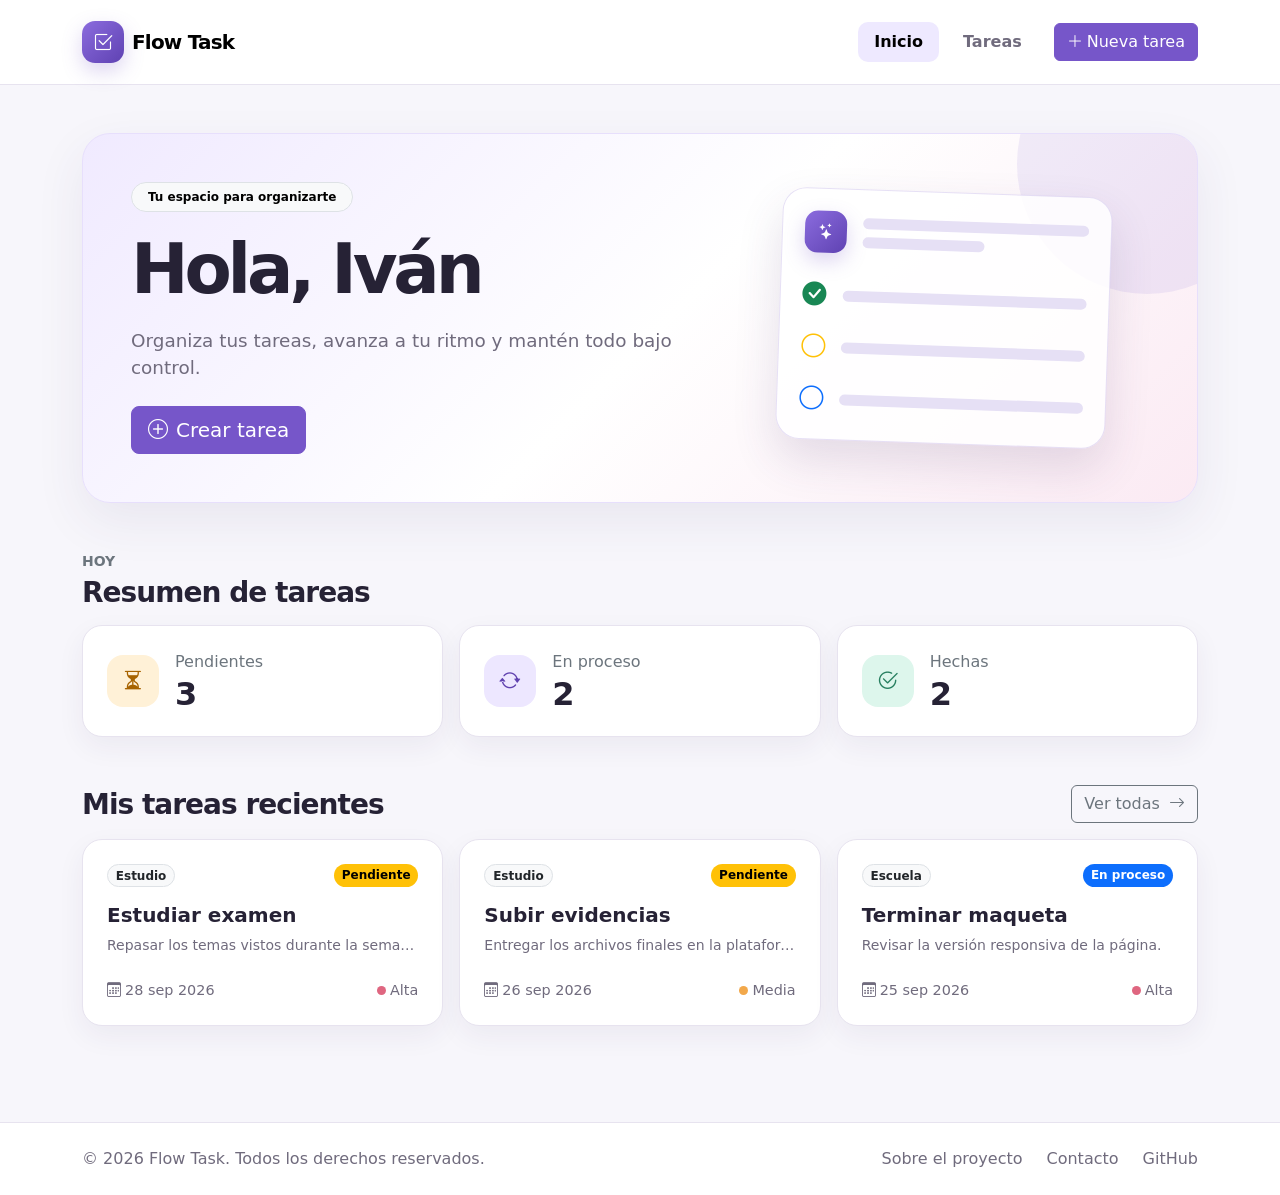
<file: index.html>
<!doctype html>
<html lang="es">
<head>
  <meta charset="utf-8">
  <meta name="viewport" content="width=device-width, initial-scale=1">
  <meta name="description" content="Flow Task, organizador de tareas personales y escolares.">
  <title>Inicio | Flow Task</title>
  <link href="https://cdn.jsdelivr.net/npm/bootstrap@5.3.8/dist/css/bootstrap.min.css" rel="stylesheet">
  <link href="https://cdn.jsdelivr.net/npm/bootstrap-icons@1.13.1/font/bootstrap-icons.min.css" rel="stylesheet">
  <link href="styles.css" rel="stylesheet">
</head>
<body>
  <div class="site-shell">
    <header>
      <nav class="navbar navbar-expand-lg sticky-top py-3" aria-label="Navegación principal">
        <div class="container">
          <a class="navbar-brand d-flex align-items-center gap-2" href="index.html">
            <span class="brand-mark"><i class="bi bi-check2-square"></i></span>
            <span>Flow Task</span>
          </a>
          <button class="navbar-toggler" type="button" data-bs-toggle="collapse" data-bs-target="#mainNav" aria-controls="mainNav" aria-expanded="false" aria-label="Abrir menú">
            <span class="navbar-toggler-icon"></span>
          </button>
          <div class="collapse navbar-collapse" id="mainNav">
            <ul class="navbar-nav ms-auto align-items-lg-center gap-lg-2 mt-3 mt-lg-0">
              <li class="nav-item"><a class="nav-link active px-3" aria-current="page" href="index.html">Inicio</a></li>
              <li class="nav-item"><a class="nav-link px-3" href="tareas.html">Tareas</a></li>
              <li class="nav-item"><a class="btn btn-flow ms-lg-2" href="nueva-tarea.html"><i class="bi bi-plus-lg me-1"></i>Nueva tarea</a></li>
            </ul>
          </div>
        </div>
      </nav>
    </header>

    <main class="main-content">
      <div class="container py-4 py-lg-5">
        <section class="hero p-4 p-lg-5 mb-5" aria-labelledby="welcomeTitle">
          <div class="row align-items-center g-4">
            <div class="col-lg-7 position-relative z-1">
              <span class="badge rounded-pill text-bg-light border mb-3 px-3 py-2">Tu espacio para organizarte</span>
              <h1 class="hero-title mb-3" id="welcomeTitle">Hola, Iván</h1>
              <p class="hero-copy mb-4">Organiza tus tareas, avanza a tu ritmo y mantén todo bajo control.</p>
              <a class="btn btn-flow btn-lg" href="nueva-tarea.html"><i class="bi bi-plus-circle me-2"></i>Crear tarea</a>
            </div>
            <div class="col-lg-5 hero-visual position-relative z-1" aria-hidden="true">
              <div class="mini-board">
                <div class="d-flex align-items-center gap-3 mb-4">
                  <span class="brand-mark"><i class="bi bi-stars"></i></span>
                  <div class="flex-grow-1">
                    <div class="mini-line mb-2"></div>
                    <div class="mini-line short"></div>
                  </div>
                </div>
                <div class="d-flex align-items-center gap-3 mb-3"><i class="bi bi-check-circle-fill text-success fs-4"></i><div class="mini-line flex-grow-1"></div></div>
                <div class="d-flex align-items-center gap-3 mb-3"><i class="bi bi-circle text-warning fs-4"></i><div class="mini-line flex-grow-1"></div></div>
                <div class="d-flex align-items-center gap-3"><i class="bi bi-circle text-primary fs-4"></i><div class="mini-line flex-grow-1"></div></div>
              </div>
            </div>
          </div>
        </section>

        <section class="mb-5" aria-labelledby="summaryTitle">
          <div class="d-flex justify-content-between align-items-end mb-3">
            <div><p class="text-uppercase small fw-bold text-secondary mb-1">Hoy</p><h2 class="section-title h3 mb-0" id="summaryTitle">Resumen de tareas</h2></div>
          </div>
          <div class="row g-3" id="summaryCards"></div>
        </section>

        <section aria-labelledby="recentTitle">
          <div class="d-flex justify-content-between align-items-center mb-3">
            <h2 class="section-title h3 mb-0" id="recentTitle">Mis tareas recientes</h2>
            <a href="tareas.html" class="btn btn-outline-secondary">Ver todas <i class="bi bi-arrow-right ms-1"></i></a>
          </div>
          <div class="row g-3" id="recentTasks"></div>
        </section>
      </div>
    </main>

    <footer class="footer py-4 mt-5">
      <div class="container d-flex flex-column flex-md-row justify-content-between gap-3">
        <span>© <span id="year"></span> Flow Task. Todos los derechos reservados.</span>
        <div class="d-flex gap-4"><a href="#welcomeTitle">Sobre el proyecto</a><a href="mailto:contacto@flowtask.mx">Contacto</a><a href="https://github.com/" target="_blank" rel="noreferrer">GitHub</a></div>
      </div>
    </footer>
  </div>
  <script src="https://cdn.jsdelivr.net/npm/bootstrap@5.3.8/dist/js/bootstrap.bundle.min.js"></script>
  <script src="index.js"></script>
</body>
</html>
</file>
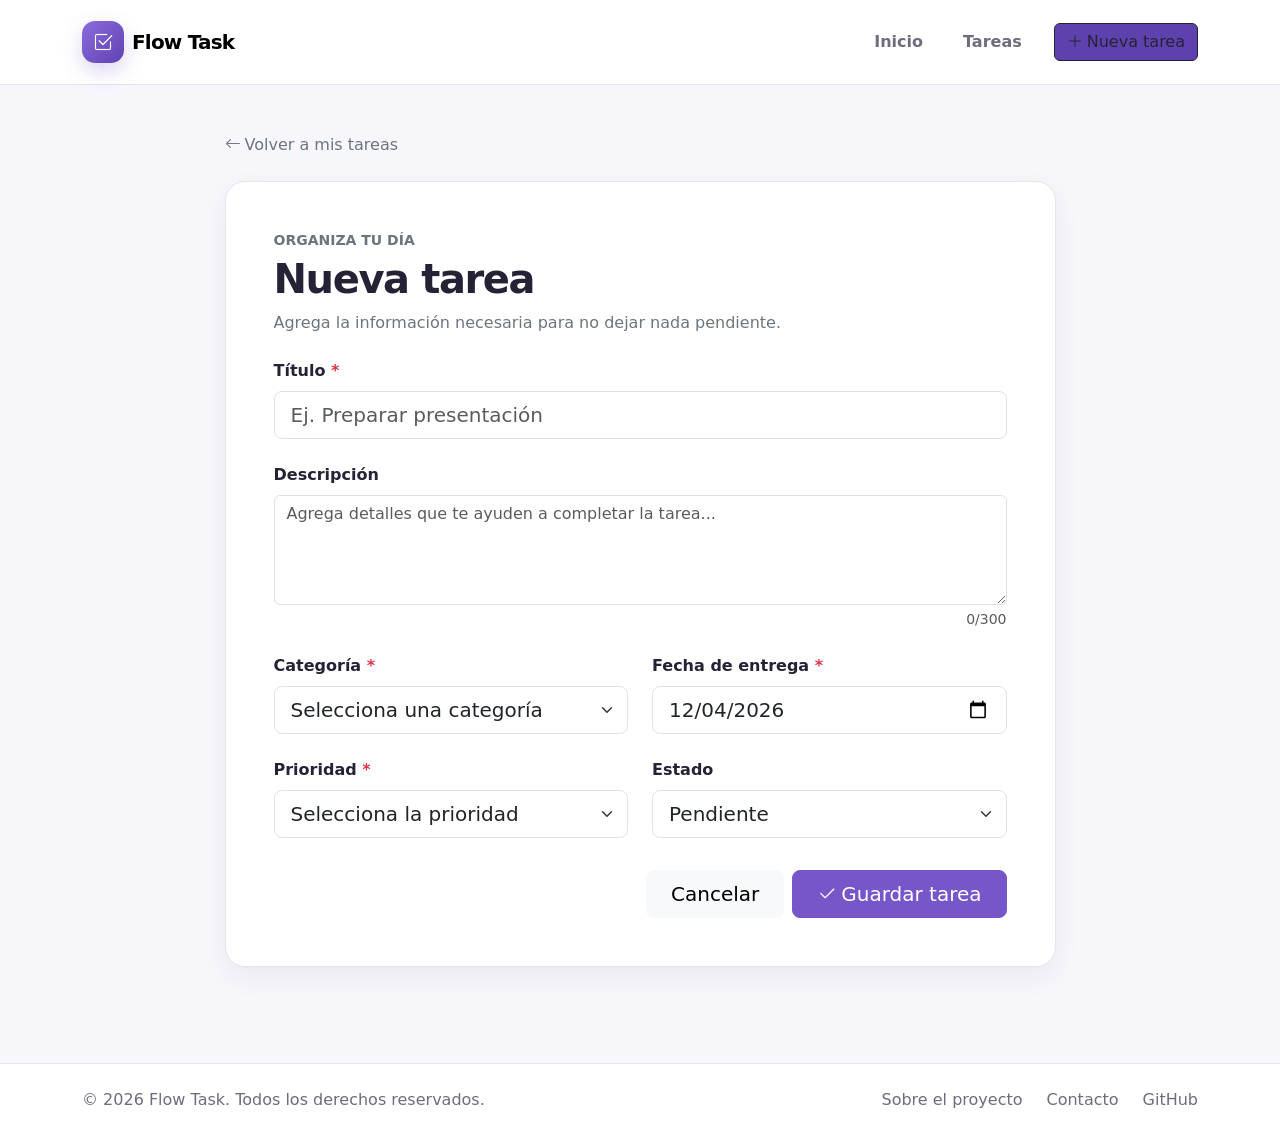
<file: nueva-tarea.html>
<!doctype html>
<html lang="es">
<head>
  <meta charset="utf-8">
  <meta name="viewport" content="width=device-width, initial-scale=1">
  <meta name="description" content="Crea o edita una tarea en Flow Task.">
  <title>Nueva tarea | Flow Task</title>
  <link href="https://cdn.jsdelivr.net/npm/bootstrap@5.3.8/dist/css/bootstrap.min.css" rel="stylesheet">
  <link href="https://cdn.jsdelivr.net/npm/bootstrap-icons@1.13.1/font/bootstrap-icons.min.css" rel="stylesheet">
  <link href="styles.css" rel="stylesheet">
</head>
<body>
  <div class="site-shell">
    <header>
      <nav class="navbar navbar-expand-lg sticky-top py-3" aria-label="Navegación principal">
        <div class="container">
          <a class="navbar-brand d-flex align-items-center gap-2" href="index.html"><span class="brand-mark"><i class="bi bi-check2-square"></i></span><span>Flow Task</span></a>
          <button class="navbar-toggler" type="button" data-bs-toggle="collapse" data-bs-target="#mainNav" aria-controls="mainNav" aria-expanded="false" aria-label="Abrir menú"><span class="navbar-toggler-icon"></span></button>
          <div class="collapse navbar-collapse" id="mainNav">
            <ul class="navbar-nav ms-auto align-items-lg-center gap-lg-2 mt-3 mt-lg-0">
              <li class="nav-item"><a class="nav-link px-3" href="index.html">Inicio</a></li>
              <li class="nav-item"><a class="nav-link px-3" href="tareas.html">Tareas</a></li>
              <li class="nav-item"><a class="btn btn-flow active ms-lg-2" aria-current="page" href="nueva-tarea.html"><i class="bi bi-plus-lg me-1"></i>Nueva tarea</a></li>
            </ul>
          </div>
        </div>
      </nav>
    </header>

    <main class="main-content">
      <div class="container py-4 py-lg-5">
        <div class="row justify-content-center">
          <div class="col-xl-9">
            <div class="mb-4"><a href="tareas.html" class="text-decoration-none text-secondary"><i class="bi bi-arrow-left me-1"></i>Volver a mis tareas</a></div>
            <section class="form-card p-4 p-lg-5" aria-labelledby="formTitle">
              <div class="mb-4"><p class="text-uppercase small fw-bold text-secondary mb-1" id="formEyebrow">Organiza tu día</p><h1 class="section-title display-6 mb-2" id="formTitle">Nueva tarea</h1><p class="text-secondary mb-0">Agrega la información necesaria para no dejar nada pendiente.</p></div>
              <form id="taskForm" novalidate>
                <div class="mb-4"><label for="title" class="form-label fw-semibold">Título <span class="text-danger">*</span></label><input type="text" class="form-control form-control-lg" id="title" maxlength="80" placeholder="Ej. Preparar presentación" required><div class="invalid-feedback">Escribe el título de la tarea.</div></div>
                <div class="mb-4"><label for="description" class="form-label fw-semibold">Descripción</label><textarea class="form-control" id="description" rows="4" maxlength="300" placeholder="Agrega detalles que te ayuden a completar la tarea..."></textarea><div class="form-text text-end"><span id="descriptionCount">0</span>/300</div></div>
                <div class="row g-4 mb-4">
                  <div class="col-md-6"><label for="category" class="form-label fw-semibold">Categoría <span class="text-danger">*</span></label><select class="form-select form-select-lg" id="category" required><option value="" selected disabled>Selecciona una categoría</option><option>Escuela</option><option>Personal</option><option>Trabajo</option><option>Estudio</option></select><div class="invalid-feedback">Selecciona una categoría.</div></div>
                  <div class="col-md-6"><label for="date" class="form-label fw-semibold">Fecha de entrega <span class="text-danger">*</span></label><input type="date" class="form-control form-control-lg" id="date" required><div class="invalid-feedback">Selecciona una fecha.</div></div>
                  <div class="col-md-6"><label for="priority" class="form-label fw-semibold">Prioridad <span class="text-danger">*</span></label><select class="form-select form-select-lg" id="priority" required><option value="" selected disabled>Selecciona la prioridad</option><option>Alta</option><option>Media</option><option>Baja</option></select><div class="invalid-feedback">Selecciona una prioridad.</div></div>
                  <div class="col-md-6"><label for="status" class="form-label fw-semibold">Estado</label><select class="form-select form-select-lg" id="status"><option value="pendiente">Pendiente</option><option value="proceso">En proceso</option><option value="hecha">Hecha</option></select></div>
                </div>
                <div class="d-flex flex-column-reverse flex-sm-row justify-content-end gap-2 pt-2"><a class="btn btn-light btn-lg px-4" href="tareas.html">Cancelar</a><button class="btn btn-flow btn-lg px-4" type="submit" id="submitButton"><i class="bi bi-check2 me-1"></i>Guardar tarea</button></div>
              </form>
            </section>
          </div>
        </div>
      </div>
    </main>

    <footer class="footer py-4 mt-5"><div class="container d-flex flex-column flex-md-row justify-content-between gap-3"><span>© <span id="year"></span> Flow Task. Todos los derechos reservados.</span><div class="d-flex gap-4"><a href="index.html#welcomeTitle">Sobre el proyecto</a><a href="mailto:contacto@flowtask.mx">Contacto</a><a href="https://github.com/" target="_blank" rel="noreferrer">GitHub</a></div></div></footer>
  </div>
  <script src="https://cdn.jsdelivr.net/npm/bootstrap@5.3.8/dist/js/bootstrap.bundle.min.js"></script>
  <script src="nueva-tarea.js"></script>
</body>
</html>
</file>
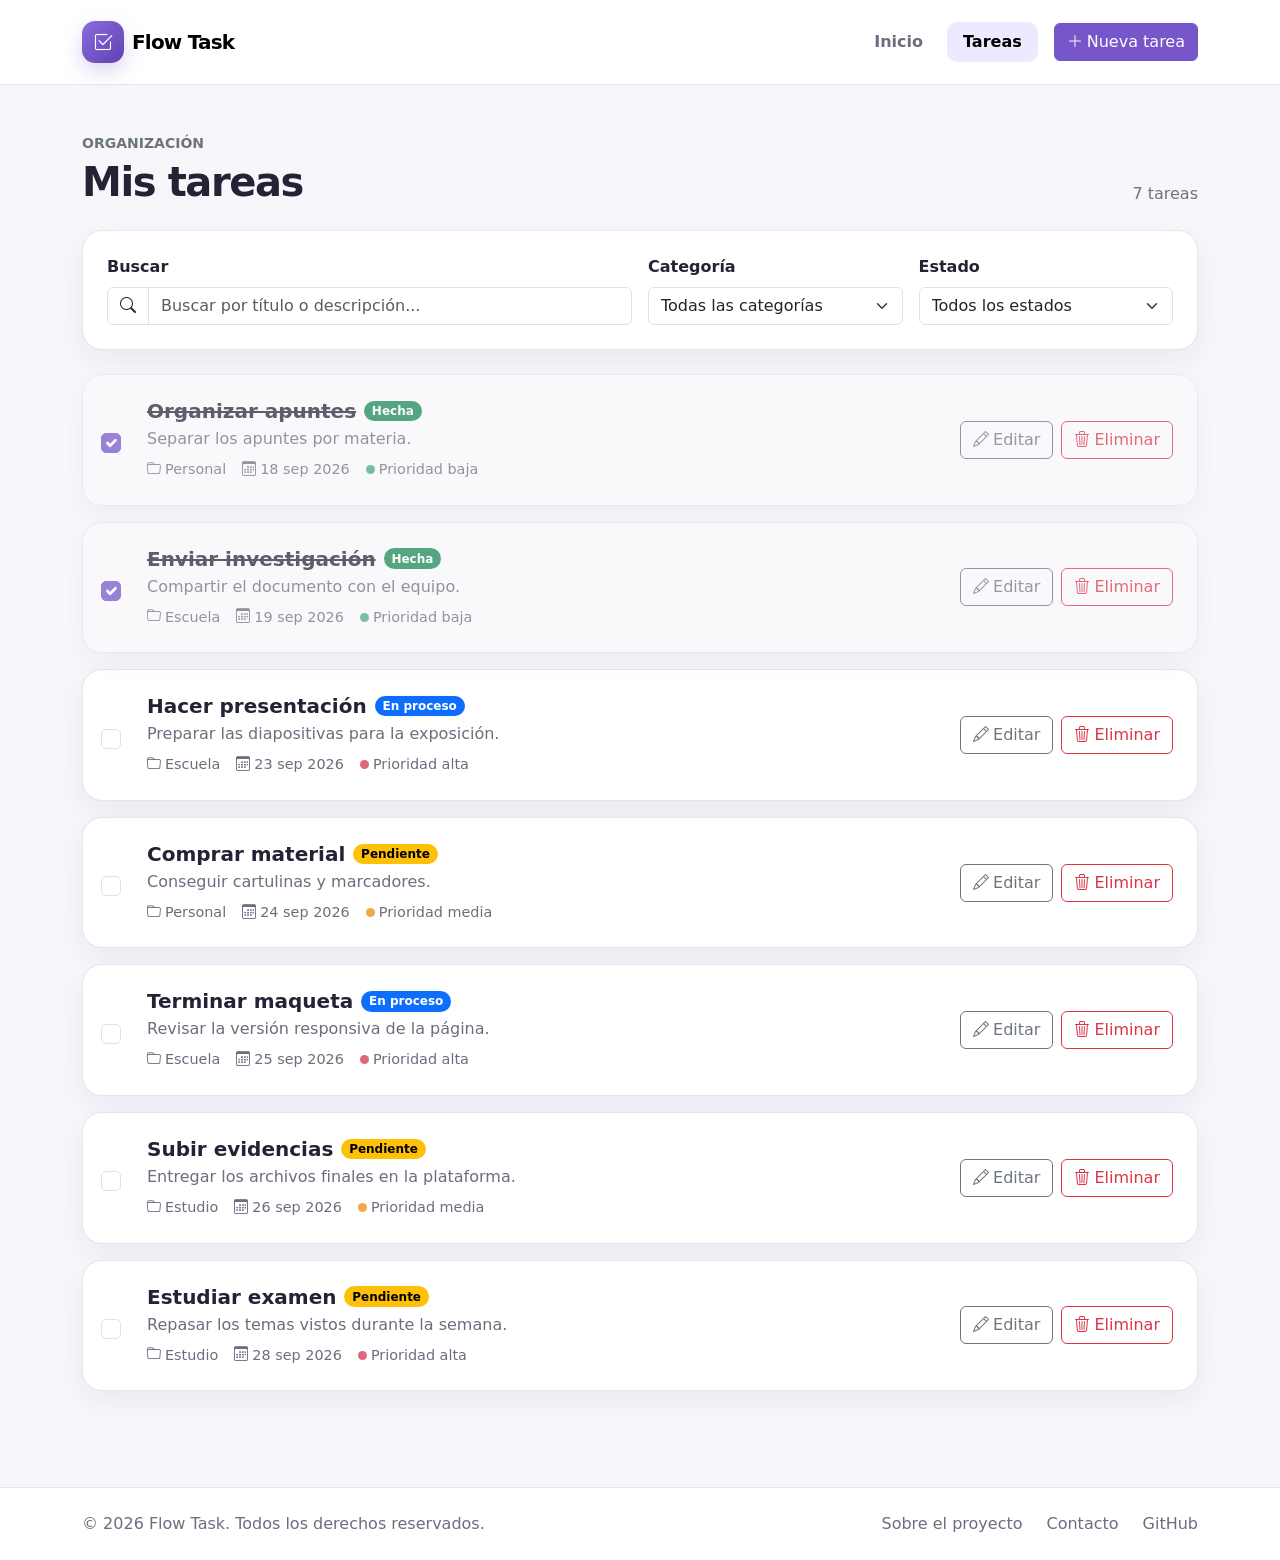
<file: tareas.html>
<!doctype html>
<html lang="es">
<head>
  <meta charset="utf-8">
  <meta name="viewport" content="width=device-width, initial-scale=1">
  <meta name="description" content="Consulta, filtra, completa, edita y elimina tus tareas en Flow Task.">
  <title>Mis tareas | Flow Task</title>
  <link href="https://cdn.jsdelivr.net/npm/bootstrap@5.3.8/dist/css/bootstrap.min.css" rel="stylesheet">
  <link href="https://cdn.jsdelivr.net/npm/bootstrap-icons@1.13.1/font/bootstrap-icons.min.css" rel="stylesheet">
  <link href="styles.css" rel="stylesheet">
</head>
<body>
  <div class="site-shell">
    <header>
      <nav class="navbar navbar-expand-lg sticky-top py-3" aria-label="Navegación principal">
        <div class="container">
          <a class="navbar-brand d-flex align-items-center gap-2" href="index.html"><span class="brand-mark"><i class="bi bi-check2-square"></i></span><span>Flow Task</span></a>
          <button class="navbar-toggler" type="button" data-bs-toggle="collapse" data-bs-target="#mainNav" aria-controls="mainNav" aria-expanded="false" aria-label="Abrir menú"><span class="navbar-toggler-icon"></span></button>
          <div class="collapse navbar-collapse" id="mainNav">
            <ul class="navbar-nav ms-auto align-items-lg-center gap-lg-2 mt-3 mt-lg-0">
              <li class="nav-item"><a class="nav-link px-3" href="index.html">Inicio</a></li>
              <li class="nav-item"><a class="nav-link active px-3" aria-current="page" href="tareas.html">Tareas</a></li>
              <li class="nav-item"><a class="btn btn-flow ms-lg-2" href="nueva-tarea.html"><i class="bi bi-plus-lg me-1"></i>Nueva tarea</a></li>
            </ul>
          </div>
        </div>
      </nav>
    </header>

    <main class="main-content">
      <div class="container py-4 py-lg-5">
        <div class="d-flex flex-column flex-md-row justify-content-between align-items-md-end gap-3 mb-4">
          <div><p class="text-uppercase small fw-bold text-secondary mb-1">Organización</p><h1 class="section-title display-6 mb-0">Mis tareas</h1></div>
          <span class="text-secondary" id="resultCount" aria-live="polite"></span>
        </div>

        <section class="filter-card p-3 p-lg-4 mb-4" aria-label="Filtros de tareas">
          <div class="row g-3">
            <div class="col-lg-6">
              <label class="form-label fw-semibold" for="searchInput">Buscar</label>
              <div class="input-group"><span class="input-group-text bg-white"><i class="bi bi-search"></i></span><input class="form-control" id="searchInput" type="search" placeholder="Buscar por título o descripción..."></div>
            </div>
            <div class="col-sm-6 col-lg-3">
              <label class="form-label fw-semibold" for="categoryFilter">Categoría</label>
              <select class="form-select" id="categoryFilter"><option value="todas">Todas las categorías</option><option>Escuela</option><option>Personal</option><option>Trabajo</option><option>Estudio</option></select>
            </div>
            <div class="col-sm-6 col-lg-3">
              <label class="form-label fw-semibold" for="statusFilter">Estado</label>
              <select class="form-select" id="statusFilter"><option value="todos">Todos los estados</option><option value="pendiente">Pendientes</option><option value="proceso">En proceso</option><option value="hecha">Hechas</option></select>
            </div>
          </div>
        </section>

        <section aria-label="Listado de tareas">
          <div class="d-grid gap-3" id="taskList"></div>
          <div class="empty-state text-center py-5 px-3 d-none" id="emptyState">
            <i class="bi bi-search fs-1 d-block mb-2"></i><h2 class="h5">No encontramos tareas</h2><p class="mb-3">Prueba con otros filtros o crea una nueva tarea.</p><a class="btn btn-flow" href="nueva-tarea.html">Crear tarea</a>
          </div>
        </section>
      </div>
    </main>

    <footer class="footer py-4 mt-5"><div class="container d-flex flex-column flex-md-row justify-content-between gap-3"><span>© <span id="year"></span> Flow Task. Todos los derechos reservados.</span><div class="d-flex gap-4"><a href="index.html#welcomeTitle">Sobre el proyecto</a><a href="mailto:contacto@flowtask.mx">Contacto</a><a href="https://github.com/" target="_blank" rel="noreferrer">GitHub</a></div></div></footer>
  </div>

  <div class="modal fade" id="deleteModal" tabindex="-1" aria-labelledby="deleteModalTitle" aria-hidden="true">
    <div class="modal-dialog modal-dialog-centered"><div class="modal-content border-0 rounded-4"><div class="modal-header border-0"><h2 class="modal-title fs-5" id="deleteModalTitle">Eliminar tarea</h2><button type="button" class="btn-close" data-bs-dismiss="modal" aria-label="Cerrar"></button></div><div class="modal-body">¿Seguro que quieres eliminar <strong id="deleteTaskName"></strong>? Esta acción no se puede deshacer.</div><div class="modal-footer border-0"><button type="button" class="btn btn-light" data-bs-dismiss="modal">Cancelar</button><button type="button" class="btn btn-danger" id="confirmDelete">Sí, eliminar</button></div></div></div>
  </div>

  <div class="toast-container position-fixed bottom-0 end-0 p-3"><div class="toast border-0 shadow" id="taskToast" role="status" aria-live="polite" aria-atomic="true"><div class="toast-body d-flex align-items-center gap-2"><i class="bi bi-check-circle-fill text-success"></i><span id="toastMessage">Cambios guardados.</span><button type="button" class="btn-close ms-auto" data-bs-dismiss="toast" aria-label="Cerrar"></button></div></div></div>

  <script src="https://cdn.jsdelivr.net/npm/bootstrap@5.3.8/dist/js/bootstrap.bundle.min.js"></script>
  <script src="tareas.js"></script>
</body>
</html>
</file>
<file: styles.css>
:root {
  --flow-purple: #7656c9;
  --flow-purple-dark: #5d42ad;
  --flow-lilac: #eee9ff;
  --flow-ink: #262235;
  --flow-muted: #706b7d;
  --flow-bg: #f7f6fb;
  --flow-success: #47a980;
  --flow-warning: #f2a84b;
  --flow-danger: #df6680;
}

body {
  min-height: 100vh;
  color: var(--flow-ink);
  background: var(--flow-bg);
  font-family: "Segoe UI", system-ui, -apple-system, sans-serif;
}

.site-shell { min-height: 100vh; display: flex; flex-direction: column; }
.main-content { flex: 1; }

.navbar {
  background: rgba(255, 255, 255, .94);
  border-bottom: 1px solid #e7e3ef;
  backdrop-filter: blur(12px);
}

.brand-mark {
  width: 42px;
  height: 42px;
  display: inline-grid;
  place-items: center;
  color: #fff;
  border-radius: 13px;
  background: linear-gradient(135deg, #8b6cde, #5f42b2);
  box-shadow: 0 8px 20px rgba(118, 86, 201, .25);
}

.navbar-brand { font-weight: 800; letter-spacing: -.04em; }
.nav-link { color: var(--flow-muted); font-weight: 600; border-radius: 10px; }
.nav-link:hover, .nav-link.active { color: var(--flow-purple-dark); background: var(--flow-lilac); }

.btn-flow {
  --bs-btn-color: #fff;
  --bs-btn-bg: var(--flow-purple);
  --bs-btn-border-color: var(--flow-purple);
  --bs-btn-hover-color: #fff;
  --bs-btn-hover-bg: var(--flow-purple-dark);
  --bs-btn-hover-border-color: var(--flow-purple-dark);
  --bs-btn-active-bg: var(--flow-purple-dark);
}

.hero {
  overflow: hidden;
  position: relative;
  background: linear-gradient(135deg, #f0eaff 0%, #fff 52%, #fbeaf3 100%);
  border: 1px solid #e7dffc;
  border-radius: 28px;
  box-shadow: 0 18px 50px rgba(68, 53, 101, .08);
}

.hero::after {
  content: "";
  position: absolute;
  width: 260px;
  height: 260px;
  right: -80px;
  top: -100px;
  border-radius: 50%;
  background: rgba(118, 86, 201, .10);
}

.hero-title { font-size: clamp(2.2rem, 6vw, 4.3rem); font-weight: 850; letter-spacing: -.06em; }
.hero-copy { color: var(--flow-muted); font-size: 1.15rem; }

.hero-visual {
  position: relative;
  min-height: 230px;
  display: grid;
  place-items: center;
}

.mini-board {
  width: min(330px, 92%);
  padding: 22px;
  border: 1px solid rgba(118, 86, 201, .18);
  border-radius: 24px;
  background: rgba(255,255,255,.84);
  box-shadow: 0 20px 45px rgba(69, 51, 108, .14);
  transform: rotate(2deg);
}

.mini-line { height: 11px; border-radius: 99px; background: #e6e0f5; }
.mini-line.short { width: 54%; }

.summary-card, .task-card, .form-card, .filter-card {
  border: 1px solid #e7e3ef;
  background: #fff;
  border-radius: 20px;
  box-shadow: 0 10px 28px rgba(51, 40, 77, .06);
}

.summary-card { transition: transform .2s ease, box-shadow .2s ease; }
.summary-card:hover { transform: translateY(-4px); box-shadow: 0 15px 35px rgba(51, 40, 77, .10); }

.summary-icon {
  width: 52px;
  height: 52px;
  display: inline-grid;
  place-items: center;
  border-radius: 16px;
  font-size: 1.35rem;
}

.summary-icon.pending { color: #a76300; background: #fff1d7; }
.summary-icon.progress { color: #6042af; background: #ede7ff; }
.summary-icon.done { color: #287f60; background: #ddf6ec; }
.summary-number { font-size: 2rem; font-weight: 800; line-height: 1; }

.section-title { font-weight: 800; letter-spacing: -.035em; }
.task-card { transition: border-color .2s ease, transform .2s ease; }
.task-card:hover { border-color: #cfc3ee; transform: translateY(-2px); }
.task-card.completed { opacity: .72; background: #fbfbfc; }
.task-card.completed .task-title { text-decoration: line-through; }
.task-title { font-weight: 750; }
.task-description { color: var(--flow-muted); }
.task-meta { color: var(--flow-muted); font-size: .9rem; }

.priority-dot { width: 9px; height: 9px; display: inline-block; border-radius: 50%; }
.priority-alta { background: var(--flow-danger); }
.priority-media { background: var(--flow-warning); }
.priority-baja { background: var(--flow-success); }

.form-check-input:checked { background-color: var(--flow-purple); border-color: var(--flow-purple); }
.form-control:focus, .form-select:focus {
  border-color: #a993e4;
  box-shadow: 0 0 0 .25rem rgba(118, 86, 201, .13);
}

.empty-state { border: 2px dashed #ddd6eb; border-radius: 20px; color: var(--flow-muted); }
.footer { color: var(--flow-muted); background: #fff; border-top: 1px solid #e7e3ef; }
.footer a { color: var(--flow-muted); text-decoration: none; }
.footer a:hover { color: var(--flow-purple); }
.toast-container { z-index: 1090; }

@media (max-width: 767.98px) {
  .hero { border-radius: 20px; }
  .hero-visual { min-height: 180px; }
  .task-actions { width: 100%; }
  .task-actions .btn { flex: 1; }
}
</file>
